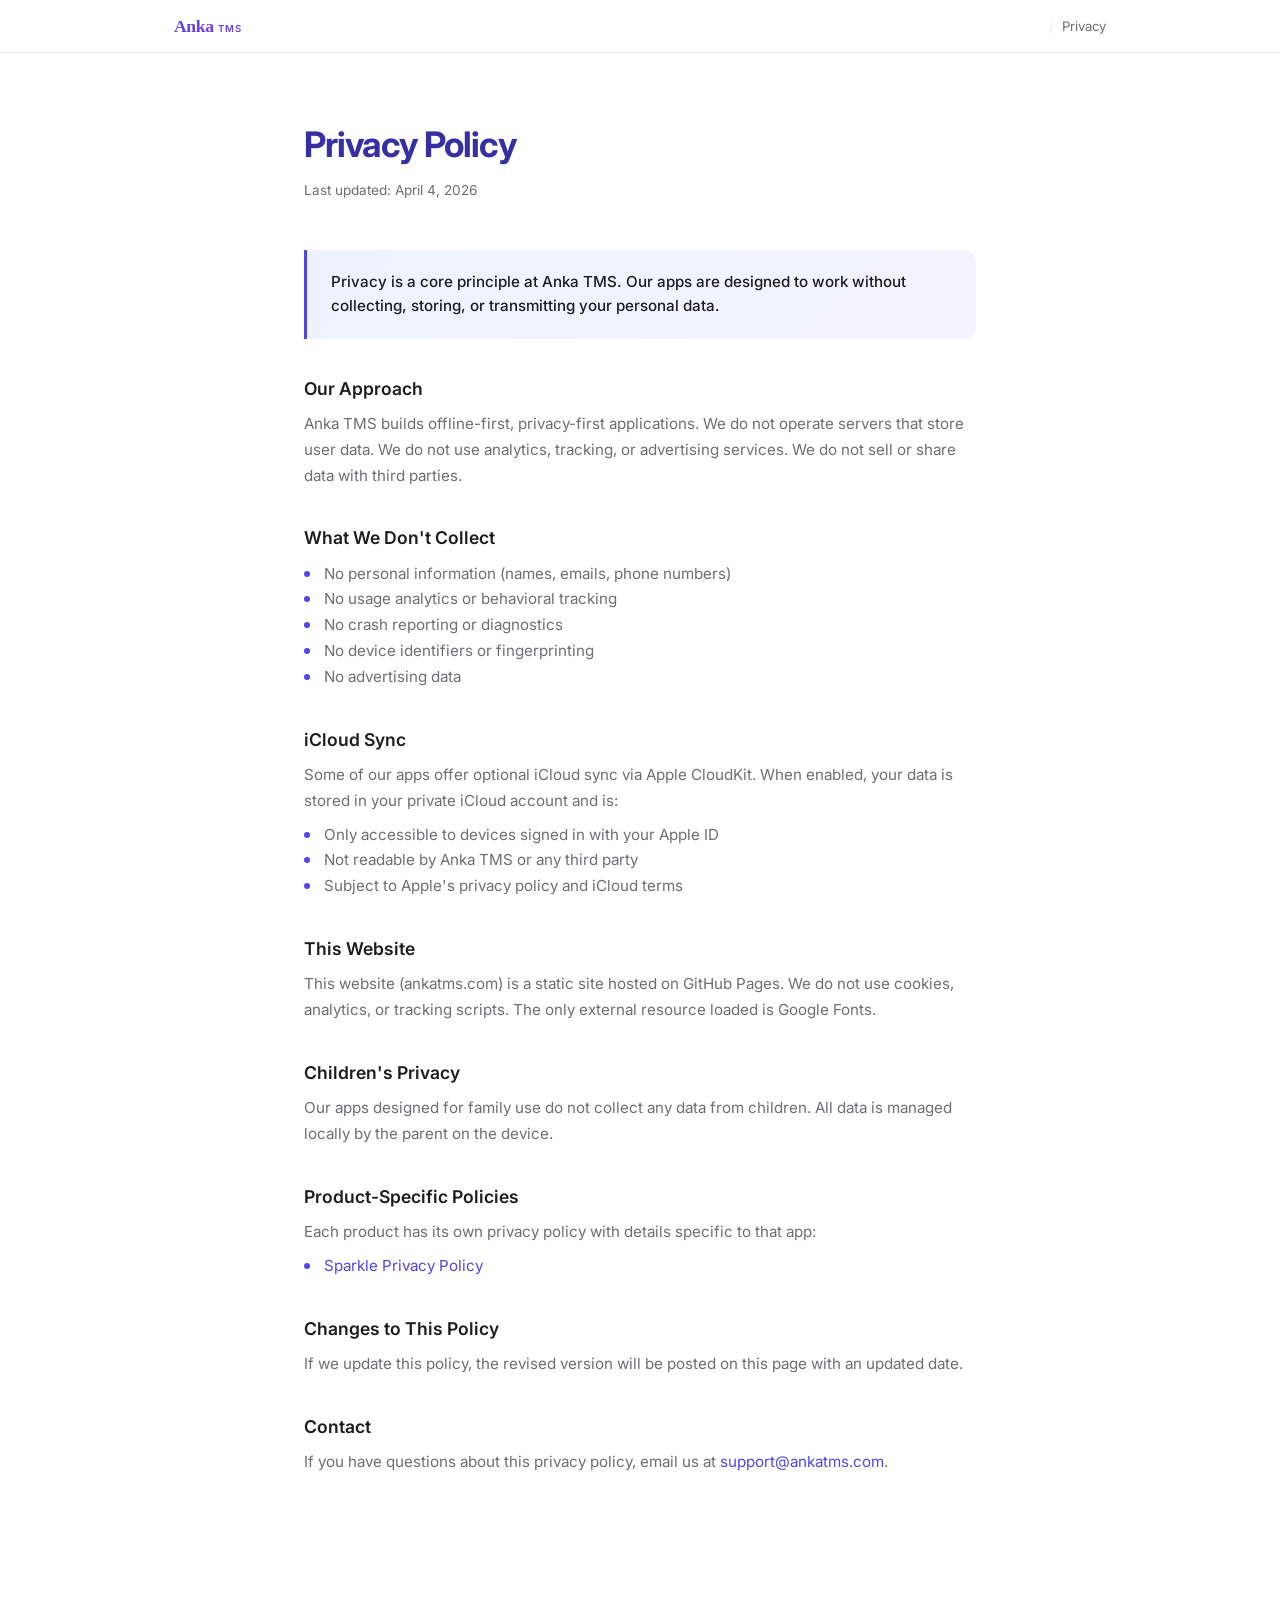
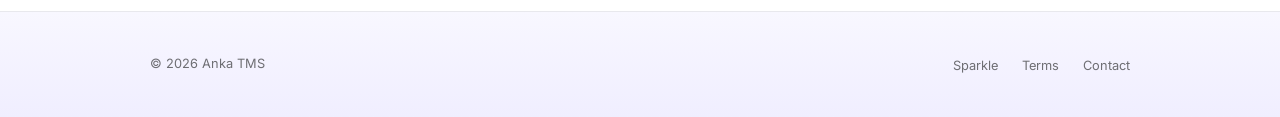
<file: privacy/index.html>
<!DOCTYPE html>
<html lang="en">
<head>
    <meta charset="UTF-8">
    <meta name="viewport" content="width=device-width, initial-scale=1.0">
    <title>Privacy Policy — Anka TMS</title>
    <meta name="description" content="Anka TMS privacy policy. We build privacy-first apps that collect no data.">
    <meta property="og:title" content="Privacy Policy — Anka TMS">
    <meta property="og:description" content="Anka TMS privacy policy. We build privacy-first apps that collect no data.">
    <meta property="og:url" content="https://ankatms.com/privacy">
    <meta name="twitter:card" content="summary">
    <link rel="icon" type="image/png" href="/assets/images/favicon-32.png" sizes="32x32">
    <link rel="apple-touch-icon" href="/assets/images/apple-touch-icon.png">
    <link rel="preconnect" href="https://fonts.googleapis.com">
    <link rel="preconnect" href="https://fonts.gstatic.com" crossorigin>
    <link href="https://fonts.googleapis.com/css2?family=Inter:wght@400;500;600;700&display=swap" rel="stylesheet">
    <link rel="stylesheet" href="/assets/css/shared.css">
</head>
<body>

    <nav>
        <div class="nav-inner">
            <a href="/" class="logo"><span style="font-family:var(--font-display);font-size:1.1rem;font-weight:700;letter-spacing:-0.02em;">Anka</span> <span style="font-size:0.6rem;font-weight:600;letter-spacing:0.12em;text-transform:uppercase;color:var(--color-text-secondary);">TMS</span></a>
            <span class="breadcrumb"><span>/</span>Privacy</span>
        </div>
    </nav>

    <main class="page-content">
        <div class="page-header">
            <h1>Privacy Policy</h1>
            <p class="updated">Last updated: April 4, 2026</p>
        </div>

        <div class="highlight-box">
            <p>Privacy is a core principle at Anka TMS. Our apps are designed to work without collecting, storing, or transmitting your personal data.</p>
        </div>

        <div class="page-section">
            <h2>Our Approach</h2>
            <p>Anka TMS builds offline-first, privacy-first applications. We do not operate servers that store user data. We do not use analytics, tracking, or advertising services. We do not sell or share data with third parties.</p>
        </div>

        <div class="page-section">
            <h2>What We Don't Collect</h2>
            <ul>
                <li>No personal information (names, emails, phone numbers)</li>
                <li>No usage analytics or behavioral tracking</li>
                <li>No crash reporting or diagnostics</li>
                <li>No device identifiers or fingerprinting</li>
                <li>No advertising data</li>
            </ul>
        </div>

        <div class="page-section">
            <h2>iCloud Sync</h2>
            <p>Some of our apps offer optional iCloud sync via Apple CloudKit. When enabled, your data is stored in your private iCloud account and is:</p>
            <ul>
                <li>Only accessible to devices signed in with your Apple ID</li>
                <li>Not readable by Anka TMS or any third party</li>
                <li>Subject to Apple's privacy policy and iCloud terms</li>
            </ul>
        </div>

        <div class="page-section">
            <h2>This Website</h2>
            <p>This website (ankatms.com) is a static site hosted on GitHub Pages. We do not use cookies, analytics, or tracking scripts. The only external resource loaded is Google Fonts.</p>
        </div>

        <div class="page-section">
            <h2>Children's Privacy</h2>
            <p>Our apps designed for family use do not collect any data from children. All data is managed locally by the parent on the device.</p>
        </div>

        <div class="page-section">
            <h2>Product-Specific Policies</h2>
            <p>Each product has its own privacy policy with details specific to that app:</p>
            <ul>
                <li><a href="/sparkle/privacy">Sparkle Privacy Policy</a></li>
            </ul>
        </div>

        <div class="page-section">
            <h2>Changes to This Policy</h2>
            <p>If we update this policy, the revised version will be posted on this page with an updated date.</p>
        </div>

        <div class="page-section">
            <h2>Contact</h2>
            <p>If you have questions about this privacy policy, email us at <a href="mailto:support@ankatms.com">support@ankatms.com</a>.</p>
        </div>
    </main>

    <footer>
        <div class="footer-inner">
            <p class="footer-copy">&copy; 2026 Anka TMS</p>
            <ul class="footer-links">
                <li><a href="/sparkle">Sparkle</a></li>
                <li><a href="/terms">Terms</a></li>
                <li><a href="mailto:support@ankatms.com">Contact</a></li>
            </ul>
        </div>
    </footer>

</body>
</html>
</file>
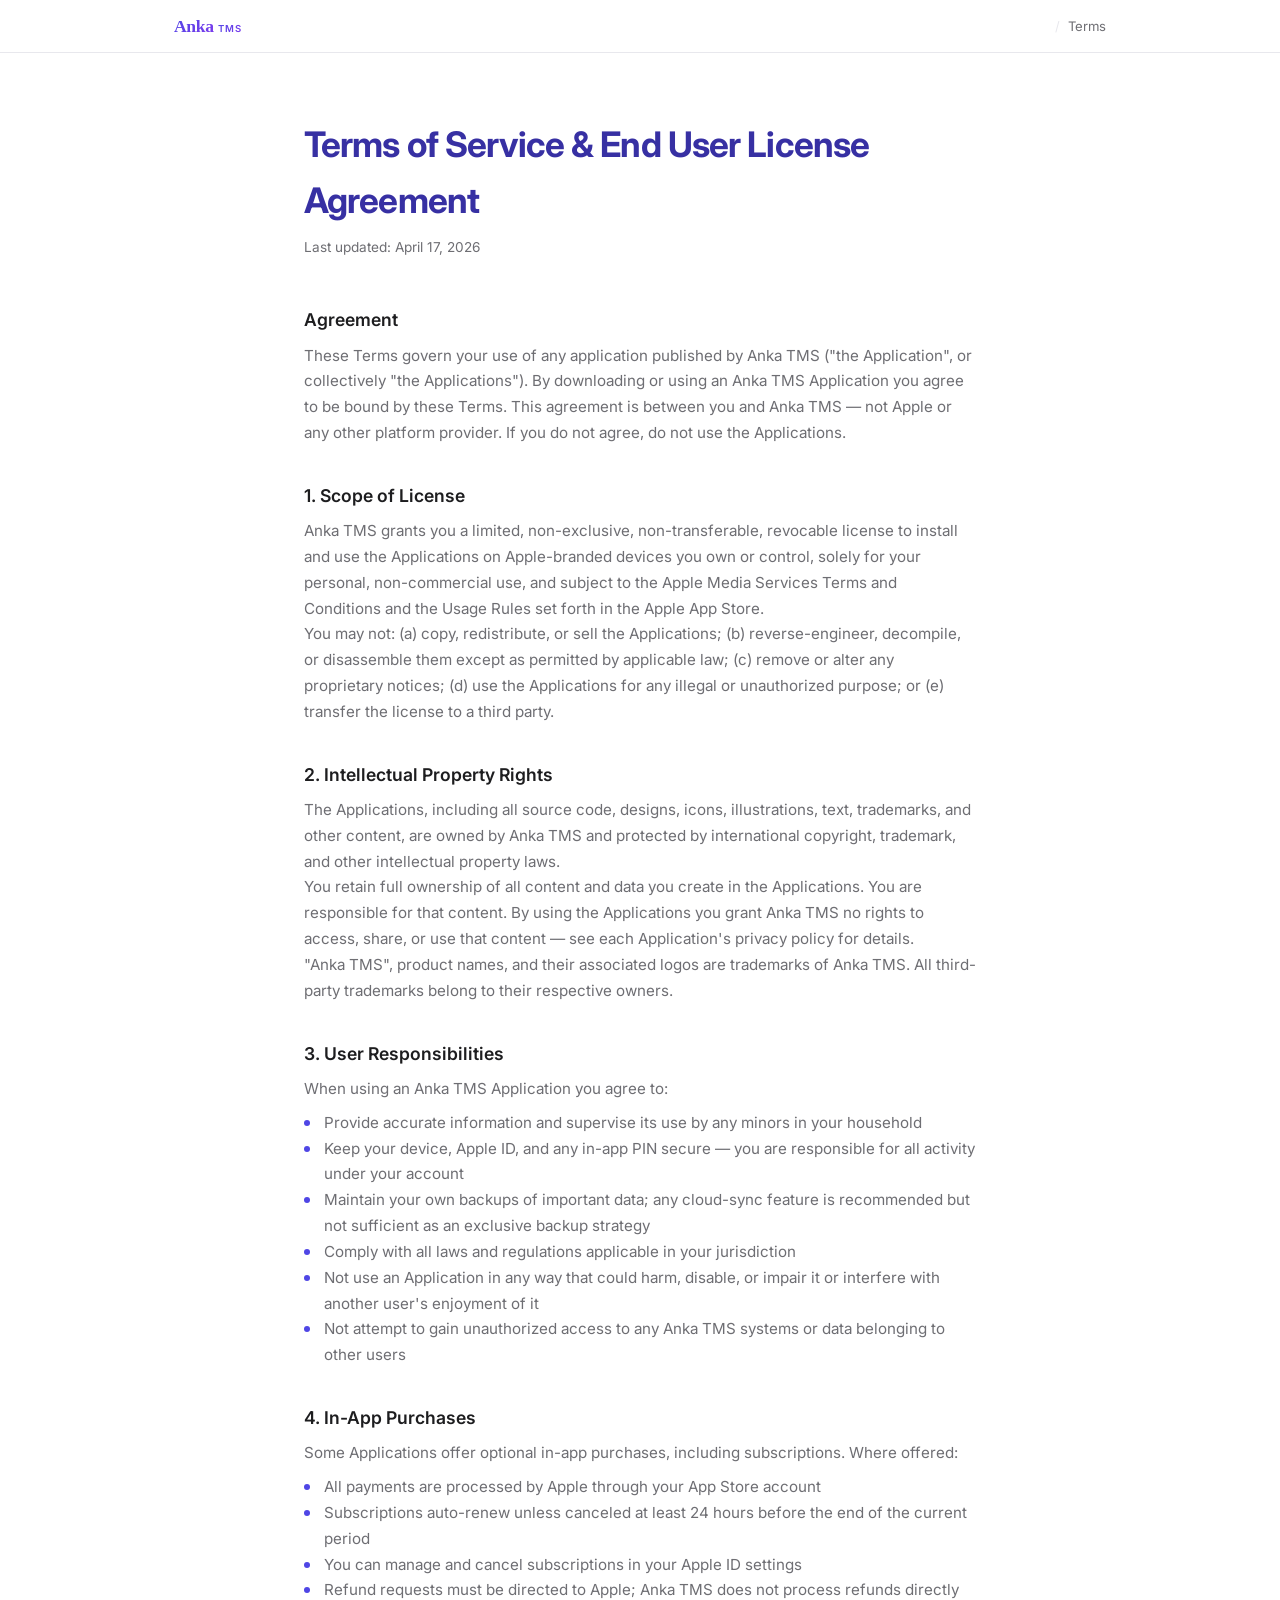
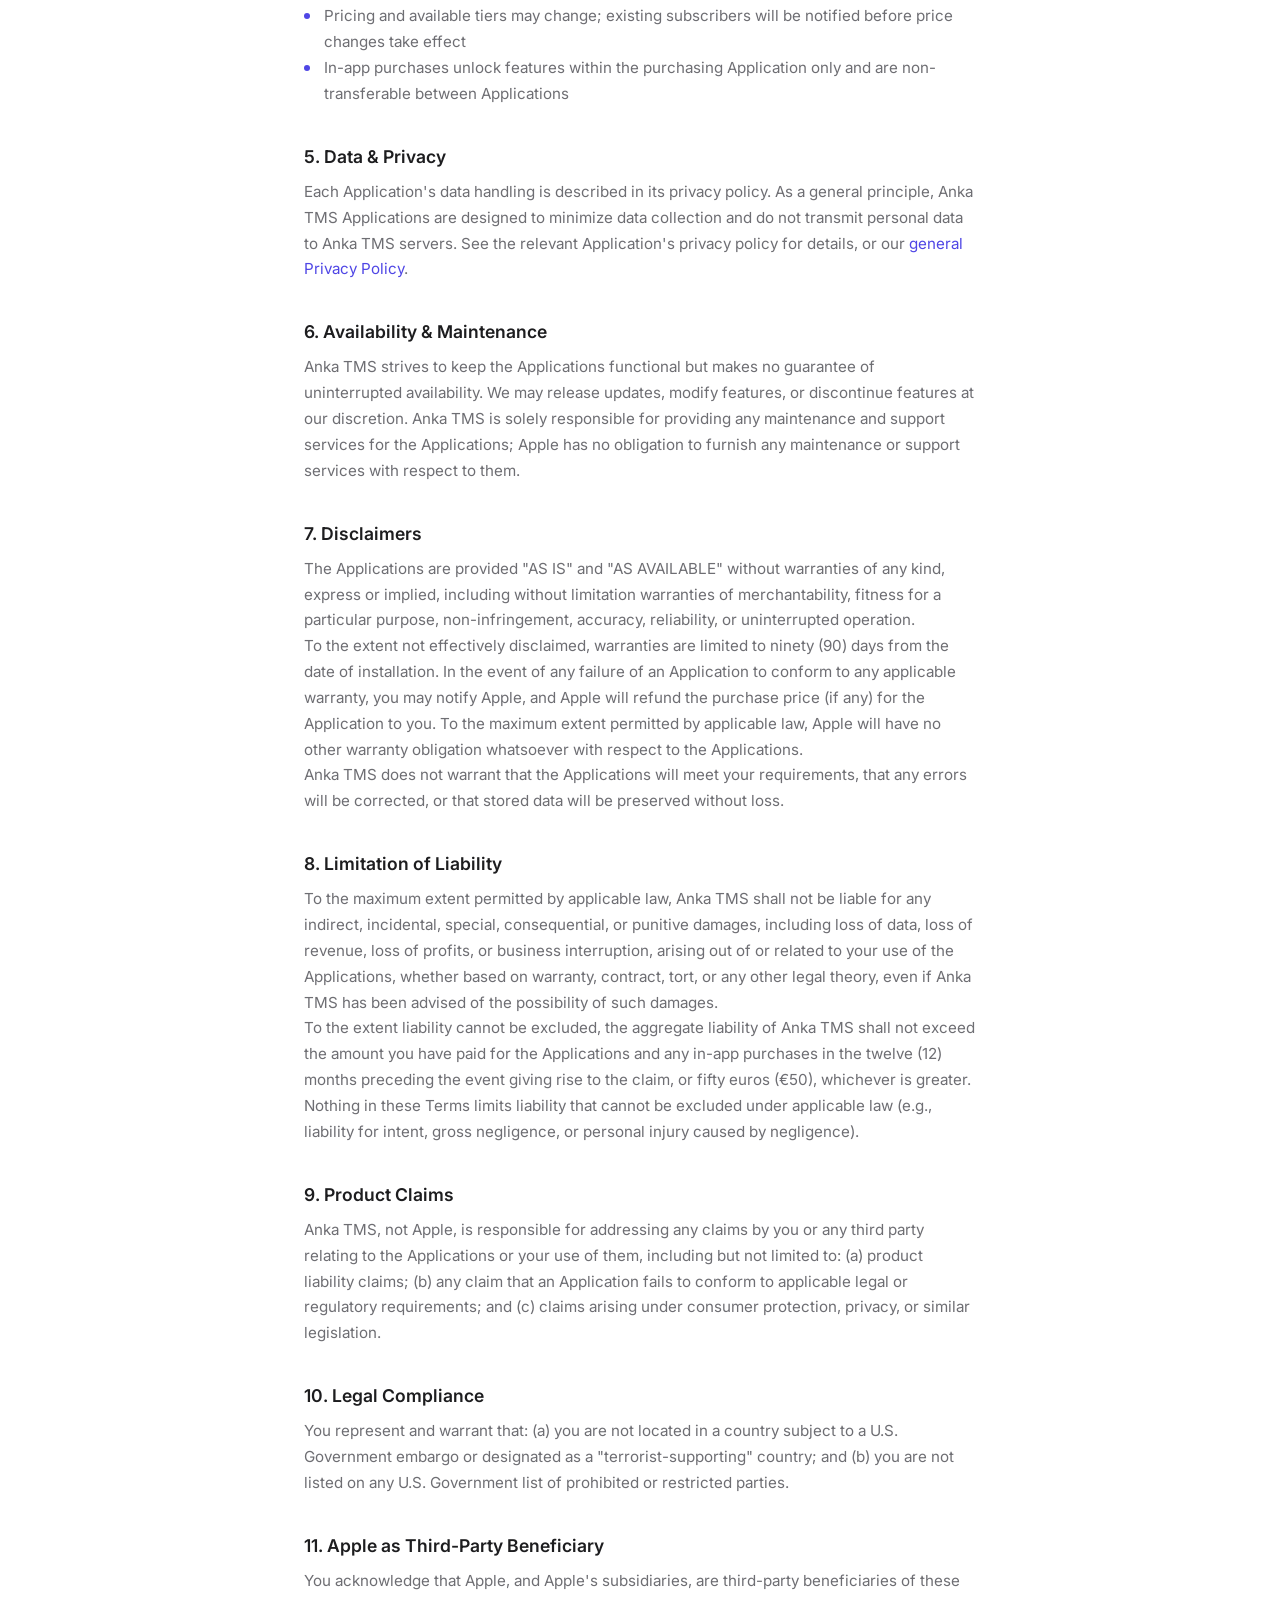
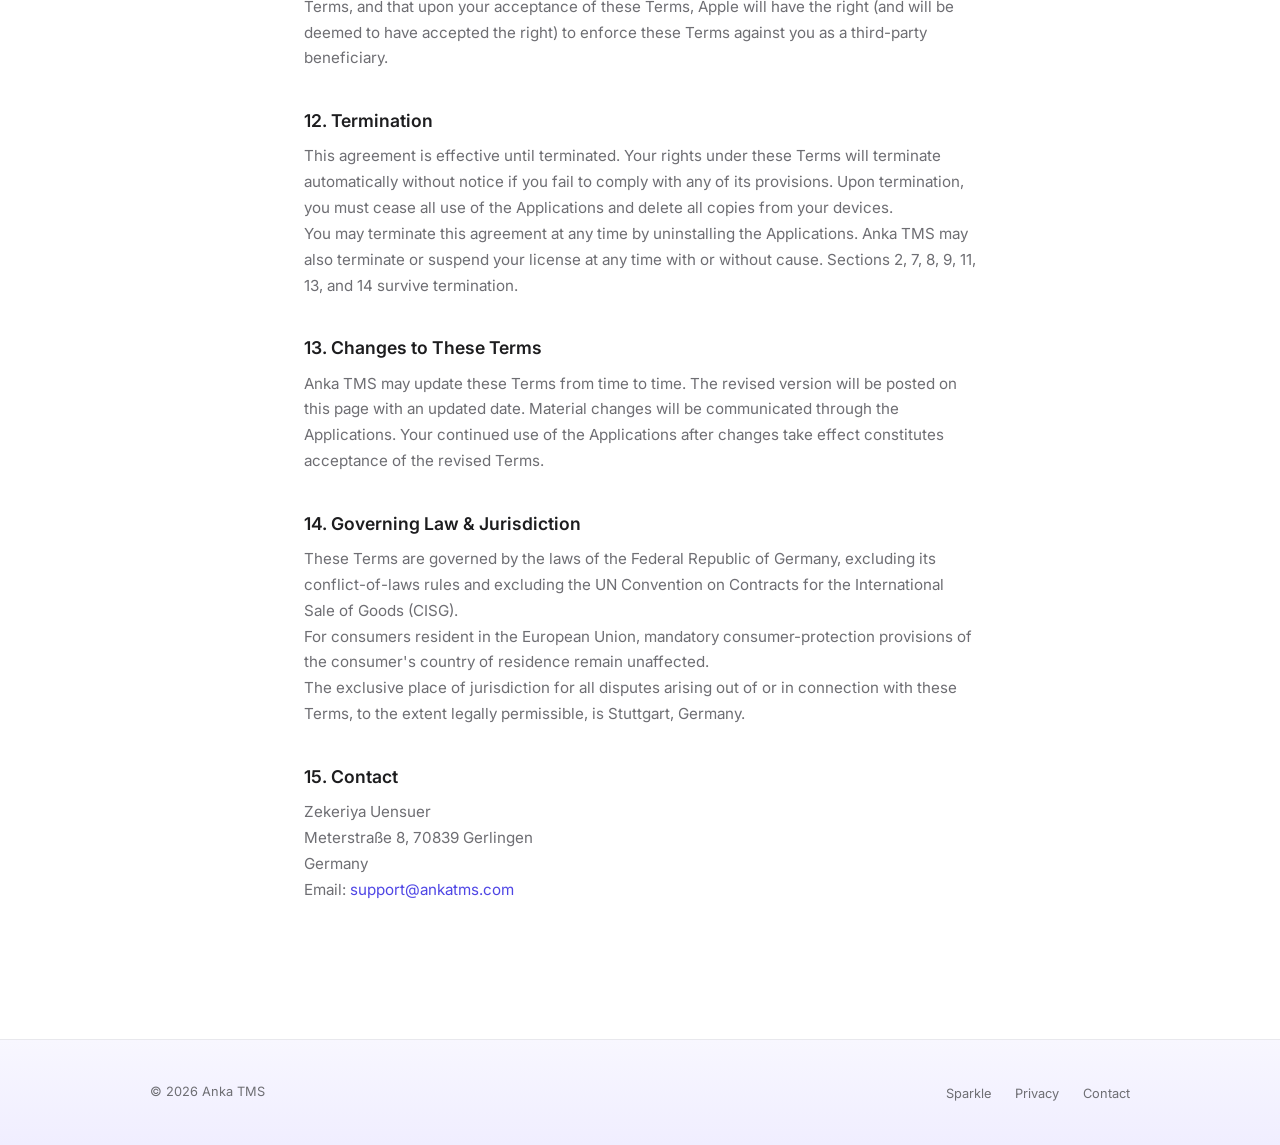
<file: terms/index.html>
<!DOCTYPE html>
<html lang="en">
<head>
    <meta charset="UTF-8">
    <meta name="viewport" content="width=device-width, initial-scale=1.0">
    <title>Terms of Service &amp; EULA — Anka TMS</title>
    <meta name="description" content="Terms of Service and End User License Agreement for all Anka TMS applications.">
    <meta property="og:title" content="Terms of Service — Anka TMS">
    <meta property="og:description" content="Terms of Service and EULA for Anka TMS applications.">
    <meta property="og:url" content="https://ankatms.com/terms">
    <meta name="twitter:card" content="summary">
    <link rel="icon" type="image/png" href="/assets/images/favicon-32.png" sizes="32x32">
    <link rel="apple-touch-icon" href="/assets/images/apple-touch-icon.png">
    <link rel="preconnect" href="https://fonts.googleapis.com">
    <link rel="preconnect" href="https://fonts.gstatic.com" crossorigin>
    <link href="https://fonts.googleapis.com/css2?family=Inter:wght@400;500;600;700&display=swap" rel="stylesheet">
    <link rel="stylesheet" href="/assets/css/shared.css">
</head>
<body>

    <nav>
        <div class="nav-inner">
            <a href="/" class="logo"><span style="font-family:var(--font-display);font-size:1.1rem;font-weight:700;letter-spacing:-0.02em;">Anka</span> <span style="font-size:0.6rem;font-weight:600;letter-spacing:0.12em;text-transform:uppercase;color:var(--color-text-secondary);">TMS</span></a>
            <span class="breadcrumb"><span>/</span>Terms</span>
        </div>
    </nav>

    <main class="page-content">
        <div class="page-header">
            <h1>Terms of Service &amp; End User License Agreement</h1>
            <p class="updated">Last updated: April 17, 2026</p>
        </div>

        <div class="page-section">
            <h2>Agreement</h2>
            <p>These Terms govern your use of any application published by Anka TMS ("the Application", or collectively "the Applications"). By downloading or using an Anka TMS Application you agree to be bound by these Terms. This agreement is between you and Anka TMS &mdash; not Apple or any other platform provider. If you do not agree, do not use the Applications.</p>
        </div>

        <div class="page-section">
            <h2>1. Scope of License</h2>
            <p>Anka TMS grants you a limited, non-exclusive, non-transferable, revocable license to install and use the Applications on Apple-branded devices you own or control, solely for your personal, non-commercial use, and subject to the Apple Media Services Terms and Conditions and the Usage Rules set forth in the Apple App Store.</p>
            <p>You may not: (a) copy, redistribute, or sell the Applications; (b) reverse-engineer, decompile, or disassemble them except as permitted by applicable law; (c) remove or alter any proprietary notices; (d) use the Applications for any illegal or unauthorized purpose; or (e) transfer the license to a third party.</p>
        </div>

        <div class="page-section">
            <h2>2. Intellectual Property Rights</h2>
            <p>The Applications, including all source code, designs, icons, illustrations, text, trademarks, and other content, are owned by Anka TMS and protected by international copyright, trademark, and other intellectual property laws.</p>
            <p>You retain full ownership of all content and data you create in the Applications. You are responsible for that content. By using the Applications you grant Anka TMS no rights to access, share, or use that content &mdash; see each Application's privacy policy for details.</p>
            <p>"Anka TMS", product names, and their associated logos are trademarks of Anka TMS. All third-party trademarks belong to their respective owners.</p>
        </div>

        <div class="page-section">
            <h2>3. User Responsibilities</h2>
            <p>When using an Anka TMS Application you agree to:</p>
            <ul>
                <li>Provide accurate information and supervise its use by any minors in your household</li>
                <li>Keep your device, Apple ID, and any in-app PIN secure &mdash; you are responsible for all activity under your account</li>
                <li>Maintain your own backups of important data; any cloud-sync feature is recommended but not sufficient as an exclusive backup strategy</li>
                <li>Comply with all laws and regulations applicable in your jurisdiction</li>
                <li>Not use an Application in any way that could harm, disable, or impair it or interfere with another user's enjoyment of it</li>
                <li>Not attempt to gain unauthorized access to any Anka TMS systems or data belonging to other users</li>
            </ul>
        </div>

        <div class="page-section">
            <h2>4. In-App Purchases</h2>
            <p>Some Applications offer optional in-app purchases, including subscriptions. Where offered:</p>
            <ul>
                <li>All payments are processed by Apple through your App Store account</li>
                <li>Subscriptions auto-renew unless canceled at least 24 hours before the end of the current period</li>
                <li>You can manage and cancel subscriptions in your Apple ID settings</li>
                <li>Refund requests must be directed to Apple; Anka TMS does not process refunds directly</li>
                <li>Pricing and available tiers may change; existing subscribers will be notified before price changes take effect</li>
                <li>In-app purchases unlock features within the purchasing Application only and are non-transferable between Applications</li>
            </ul>
        </div>

        <div class="page-section">
            <h2>5. Data &amp; Privacy</h2>
            <p>Each Application's data handling is described in its privacy policy. As a general principle, Anka TMS Applications are designed to minimize data collection and do not transmit personal data to Anka TMS servers. See the relevant Application's privacy policy for details, or our <a href="/privacy">general Privacy Policy</a>.</p>
        </div>

        <div class="page-section">
            <h2>6. Availability &amp; Maintenance</h2>
            <p>Anka TMS strives to keep the Applications functional but makes no guarantee of uninterrupted availability. We may release updates, modify features, or discontinue features at our discretion. Anka TMS is solely responsible for providing any maintenance and support services for the Applications; Apple has no obligation to furnish any maintenance or support services with respect to them.</p>
        </div>

        <div class="page-section">
            <h2>7. Disclaimers</h2>
            <p>The Applications are provided "AS IS" and "AS AVAILABLE" without warranties of any kind, express or implied, including without limitation warranties of merchantability, fitness for a particular purpose, non-infringement, accuracy, reliability, or uninterrupted operation.</p>
            <p>To the extent not effectively disclaimed, warranties are limited to ninety (90) days from the date of installation. In the event of any failure of an Application to conform to any applicable warranty, you may notify Apple, and Apple will refund the purchase price (if any) for the Application to you. To the maximum extent permitted by applicable law, Apple will have no other warranty obligation whatsoever with respect to the Applications.</p>
            <p>Anka TMS does not warrant that the Applications will meet your requirements, that any errors will be corrected, or that stored data will be preserved without loss.</p>
        </div>

        <div class="page-section">
            <h2>8. Limitation of Liability</h2>
            <p>To the maximum extent permitted by applicable law, Anka TMS shall not be liable for any indirect, incidental, special, consequential, or punitive damages, including loss of data, loss of revenue, loss of profits, or business interruption, arising out of or related to your use of the Applications, whether based on warranty, contract, tort, or any other legal theory, even if Anka TMS has been advised of the possibility of such damages.</p>
            <p>To the extent liability cannot be excluded, the aggregate liability of Anka TMS shall not exceed the amount you have paid for the Applications and any in-app purchases in the twelve (12) months preceding the event giving rise to the claim, or fifty euros (€50), whichever is greater.</p>
            <p>Nothing in these Terms limits liability that cannot be excluded under applicable law (e.g., liability for intent, gross negligence, or personal injury caused by negligence).</p>
        </div>

        <div class="page-section">
            <h2>9. Product Claims</h2>
            <p>Anka TMS, not Apple, is responsible for addressing any claims by you or any third party relating to the Applications or your use of them, including but not limited to: (a) product liability claims; (b) any claim that an Application fails to conform to applicable legal or regulatory requirements; and (c) claims arising under consumer protection, privacy, or similar legislation.</p>
        </div>

        <div class="page-section">
            <h2>10. Legal Compliance</h2>
            <p>You represent and warrant that: (a) you are not located in a country subject to a U.S. Government embargo or designated as a "terrorist-supporting" country; and (b) you are not listed on any U.S. Government list of prohibited or restricted parties.</p>
        </div>

        <div class="page-section">
            <h2>11. Apple as Third-Party Beneficiary</h2>
            <p>You acknowledge that Apple, and Apple's subsidiaries, are third-party beneficiaries of these Terms, and that upon your acceptance of these Terms, Apple will have the right (and will be deemed to have accepted the right) to enforce these Terms against you as a third-party beneficiary.</p>
        </div>

        <div class="page-section">
            <h2>12. Termination</h2>
            <p>This agreement is effective until terminated. Your rights under these Terms will terminate automatically without notice if you fail to comply with any of its provisions. Upon termination, you must cease all use of the Applications and delete all copies from your devices.</p>
            <p>You may terminate this agreement at any time by uninstalling the Applications. Anka TMS may also terminate or suspend your license at any time with or without cause. Sections 2, 7, 8, 9, 11, 13, and 14 survive termination.</p>
        </div>

        <div class="page-section">
            <h2>13. Changes to These Terms</h2>
            <p>Anka TMS may update these Terms from time to time. The revised version will be posted on this page with an updated date. Material changes will be communicated through the Applications. Your continued use of the Applications after changes take effect constitutes acceptance of the revised Terms.</p>
        </div>

        <div class="page-section">
            <h2>14. Governing Law &amp; Jurisdiction</h2>
            <p>These Terms are governed by the laws of the Federal Republic of Germany, excluding its conflict-of-laws rules and excluding the UN Convention on Contracts for the International Sale of Goods (CISG).</p>
            <p>For consumers resident in the European Union, mandatory consumer-protection provisions of the consumer's country of residence remain unaffected.</p>
            <p>The exclusive place of jurisdiction for all disputes arising out of or in connection with these Terms, to the extent legally permissible, is Stuttgart, Germany.</p>
        </div>

        <div class="page-section">
            <h2>15. Contact</h2>
            <p>Zekeriya Uensuer<br>
            Meterstraße 8, 70839 Gerlingen<br>
            Germany<br>
            Email: <a href="mailto:support@ankatms.com">support@ankatms.com</a></p>
        </div>
    </main>

    <footer>
        <div class="footer-inner">
            <p class="footer-copy">&copy; 2026 Anka TMS</p>
            <ul class="footer-links">
                <li><a href="/sparkle">Sparkle</a></li>
                <li><a href="/privacy">Privacy</a></li>
                <li><a href="mailto:support@ankatms.com">Contact</a></li>
            </ul>
        </div>
    </footer>

</body>
</html>
</file>
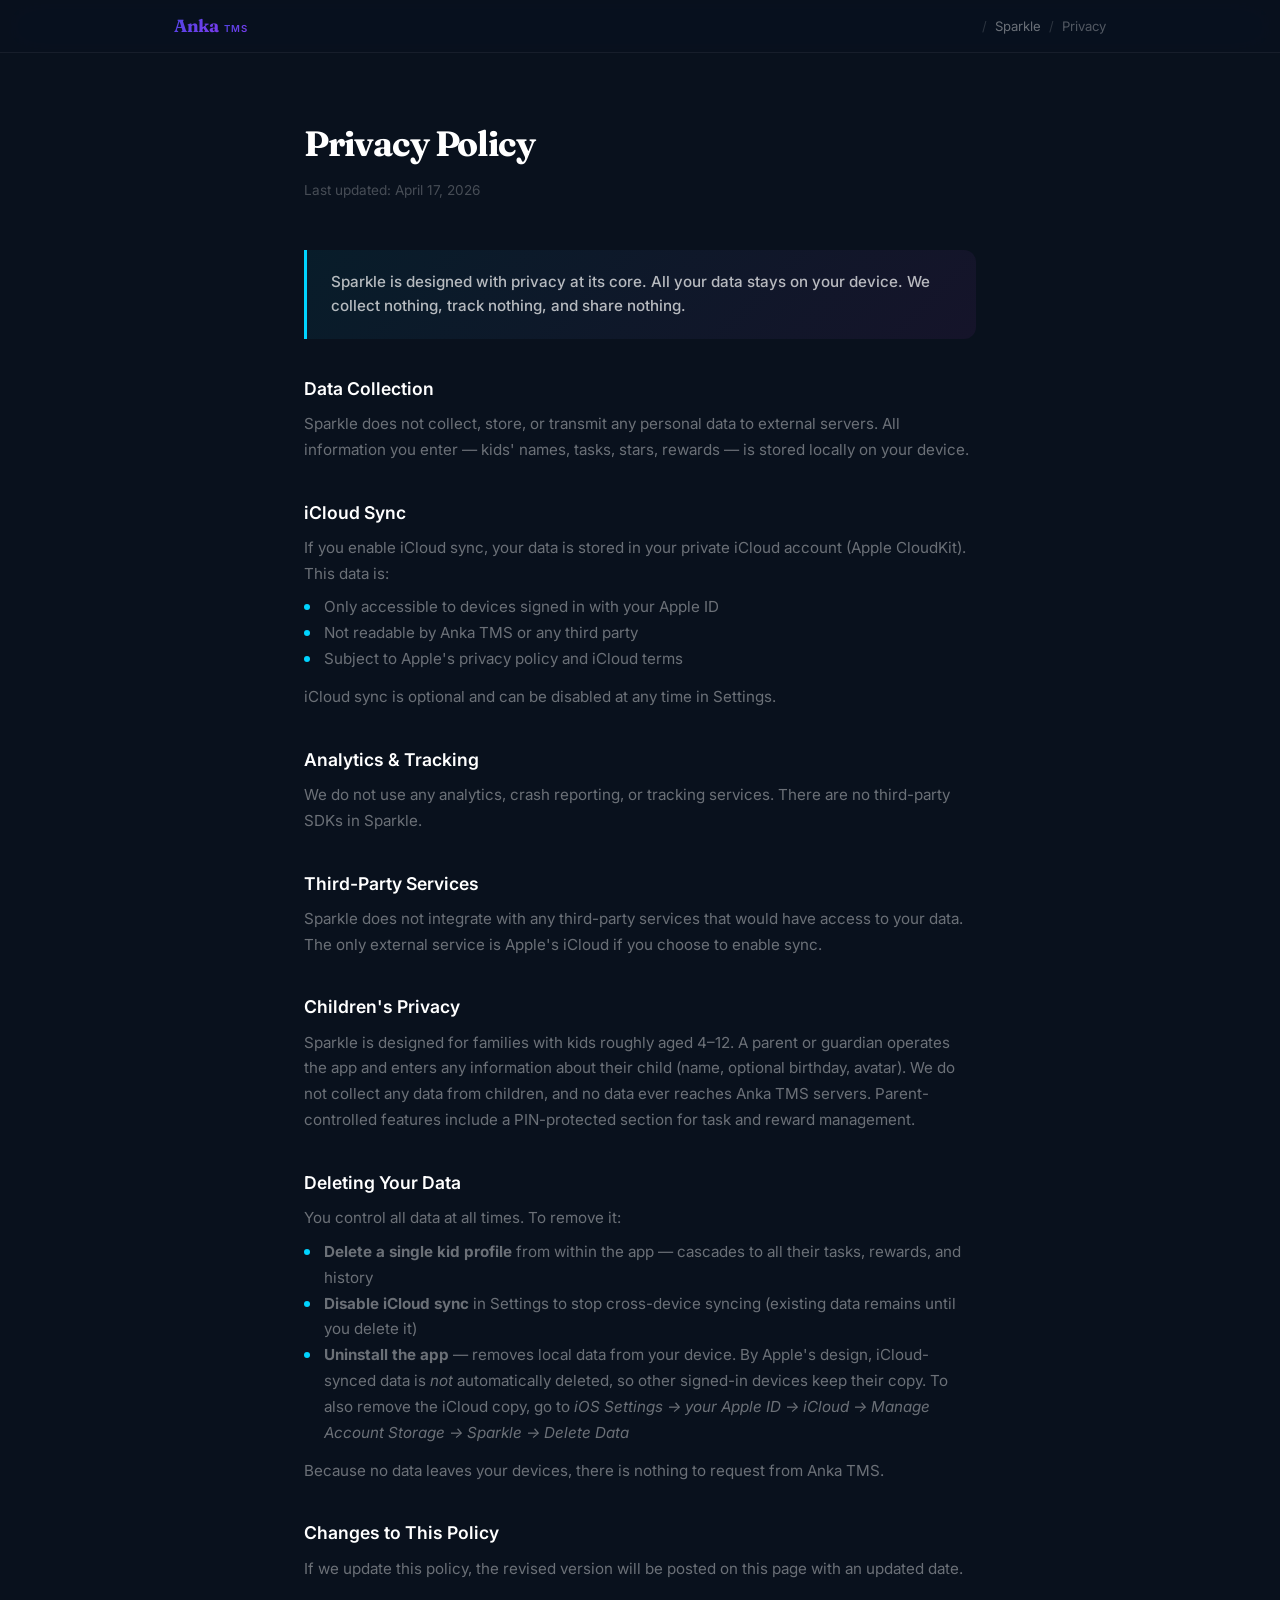
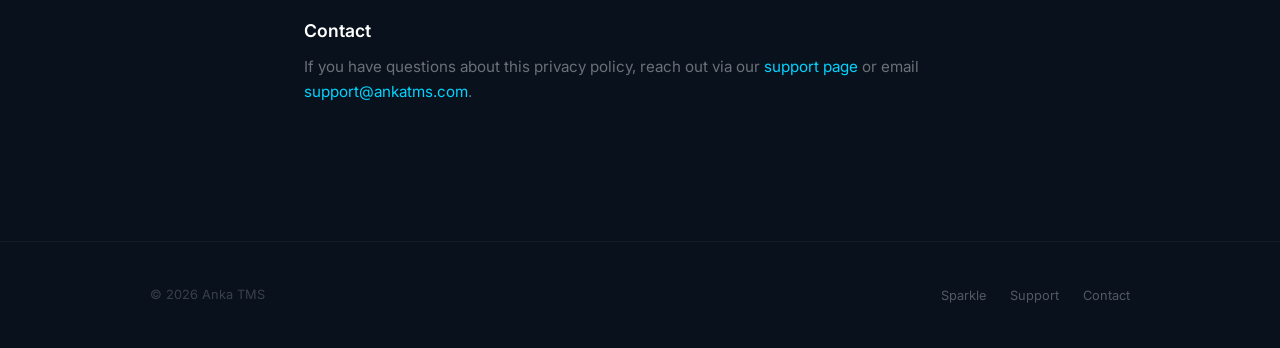
<file: sparkle/privacy/index.html>
<!DOCTYPE html>
<html lang="en">
<head>
    <meta charset="UTF-8">
    <meta name="viewport" content="width=device-width, initial-scale=1.0">
    <title>Privacy Policy — Sparkle</title>
    <meta name="description" content="Sparkle privacy policy. We collect no data. Everything stays on your device.">
    <meta property="og:title" content="Privacy Policy — Sparkle">
    <meta property="og:description" content="Sparkle collects no data. Everything stays on your device.">
    <meta property="og:url" content="https://ankatms.com/sparkle/privacy">
    <meta name="twitter:card" content="summary">
    <link rel="icon" type="image/png" href="/assets/images/favicon-32.png" sizes="32x32">
    <link rel="apple-touch-icon" href="/assets/images/apple-touch-icon.png">
    <link rel="preconnect" href="https://fonts.googleapis.com">
    <link rel="preconnect" href="https://fonts.gstatic.com" crossorigin>
    <link href="https://fonts.googleapis.com/css2?family=Inter:wght@400;500;600;700&family=Fraunces:opsz,wght@9..144,400;9..144,600;9..144,700&display=swap" rel="stylesheet">
    <link rel="stylesheet" href="/assets/css/shared.css">
    <style>
        body { background: #09111D; color: rgba(255,255,255,0.8); }

        /* Dark nav */
        nav { background: rgba(9,17,29,0.8); border-bottom-color: rgba(255,255,255,0.06); }
        .logo { display: flex; align-items: baseline; gap: 5px; }
        .logo .logo-word { font-family: var(--font-display); font-size: 1.1rem; font-weight: 700; color: #fff; letter-spacing: -0.02em; }
        .logo .logo-tms { font-size: 0.6rem; font-weight: 600; letter-spacing: 0.12em; text-transform: uppercase; color: rgba(255,255,255,0.3); }
        .breadcrumb { color: rgba(255,255,255,0.3) !important; }
        .breadcrumb span { color: rgba(255,255,255,0.15) !important; }
        .breadcrumb a { color: rgba(255,255,255,0.4) !important; }
        .breadcrumb a:hover { color: rgba(255,255,255,0.7) !important; }

        /* Page content */
        .page-content { max-width: 720px; margin: 0 auto; padding: 116px 24px 100px; }
        .page-header { margin-bottom: 48px; }
        .page-header h1 {
            font-family: var(--font-display);
            font-size: clamp(1.6rem, 3vw, 2.2rem);
            font-weight: 700; letter-spacing: -0.03em;
            color: #fff; margin-bottom: 8px;
        }
        .page-header .updated { font-size: 0.85rem; color: rgba(255,255,255,0.25); }
        .page-header p { font-size: 1.05rem; color: rgba(255,255,255,0.4); }

        .highlight-box {
            background: linear-gradient(135deg, rgba(0,212,255,0.06), rgba(224,64,251,0.06));
            border-left: 3px solid var(--sparkle-cyan);
            border-radius: 0 12px 12px 0;
            padding: 20px 24px; margin-bottom: 36px;
        }
        .highlight-box p { font-size: 0.95rem; color: rgba(255,255,255,0.7); font-weight: 500; }

        .page-section { margin-bottom: 36px; }
        .page-section h2 { font-size: 1.1rem; font-weight: 600; color: #fff; margin-bottom: 8px; }
        .page-section p { font-size: 0.95rem; color: rgba(255,255,255,0.4); line-height: 1.7; }
        .page-section a { color: var(--sparkle-cyan); text-decoration: none; }
        .page-section a:hover { text-decoration: underline; }
        .page-section ul { list-style: none; padding: 0; margin-top: 8px; }
        .page-section li { font-size: 0.95rem; color: rgba(255,255,255,0.4); line-height: 1.7; padding-left: 20px; position: relative; }
        .page-section li::before { content: ''; position: absolute; left: 0; top: 10px; width: 6px; height: 6px; border-radius: 50%; background: var(--sparkle-cyan); }

        /* Footer */
        footer { background: #09111D !important; border-top: 1px solid rgba(255,255,255,0.04); }
        .footer-copy { color: rgba(255,255,255,0.2) !important; }
        .footer-links a { color: rgba(255,255,255,0.3) !important; }
        .footer-links a:hover { color: rgba(255,255,255,0.6) !important; }

        @media (max-width: 600px) {
            .page-content { padding: 100px 20px 80px; }
        }
    </style>
</head>
<body>

    <nav>
        <div class="nav-inner">
            <a href="/" class="logo"><span class="logo-word">Anka</span> <span class="logo-tms">TMS</span></a>
            <span class="breadcrumb"><span>/</span><a href="/sparkle">Sparkle</a><span>/</span>Privacy</span>
        </div>
    </nav>

    <main class="page-content">
        <div class="page-header">
            <h1>Privacy Policy</h1>
            <p class="updated">Last updated: April 17, 2026</p>
        </div>

        <div class="highlight-box">
            <p>Sparkle is designed with privacy at its core. All your data stays on your device. We collect nothing, track nothing, and share nothing.</p>
        </div>

        <div class="page-section">
            <h2>Data Collection</h2>
            <p>Sparkle does not collect, store, or transmit any personal data to external servers. All information you enter &mdash; kids' names, tasks, stars, rewards &mdash; is stored locally on your device.</p>
        </div>

        <div class="page-section">
            <h2>iCloud Sync</h2>
            <p>If you enable iCloud sync, your data is stored in your private iCloud account (Apple CloudKit). This data is:</p>
            <ul>
                <li>Only accessible to devices signed in with your Apple ID</li>
                <li>Not readable by Anka TMS or any third party</li>
                <li>Subject to Apple's privacy policy and iCloud terms</li>
            </ul>
            <p style="margin-top: 12px;">iCloud sync is optional and can be disabled at any time in Settings.</p>
        </div>

        <div class="page-section">
            <h2>Analytics &amp; Tracking</h2>
            <p>We do not use any analytics, crash reporting, or tracking services. There are no third-party SDKs in Sparkle.</p>
        </div>

        <div class="page-section">
            <h2>Third-Party Services</h2>
            <p>Sparkle does not integrate with any third-party services that would have access to your data. The only external service is Apple's iCloud if you choose to enable sync.</p>
        </div>

        <div class="page-section">
            <h2>Children's Privacy</h2>
            <p>Sparkle is designed for families with kids roughly aged 4&ndash;12. A parent or guardian operates the app and enters any information about their child (name, optional birthday, avatar). We do not collect any data from children, and no data ever reaches Anka TMS servers. Parent-controlled features include a PIN-protected section for task and reward management.</p>
        </div>

        <div class="page-section">
            <h2>Deleting Your Data</h2>
            <p>You control all data at all times. To remove it:</p>
            <ul>
                <li><strong>Delete a single kid profile</strong> from within the app &mdash; cascades to all their tasks, rewards, and history</li>
                <li><strong>Disable iCloud sync</strong> in Settings to stop cross-device syncing (existing data remains until you delete it)</li>
                <li><strong>Uninstall the app</strong> &mdash; removes local data from your device. By Apple's design, iCloud-synced data is <em>not</em> automatically deleted, so other signed-in devices keep their copy. To also remove the iCloud copy, go to <em>iOS Settings &rarr; your Apple&nbsp;ID &rarr; iCloud &rarr; Manage Account Storage &rarr; Sparkle &rarr; Delete Data</em></li>
            </ul>
            <p style="margin-top: 12px;">Because no data leaves your devices, there is nothing to request from Anka TMS.</p>
        </div>

        <div class="page-section">
            <h2>Changes to This Policy</h2>
            <p>If we update this policy, the revised version will be posted on this page with an updated date.</p>
        </div>

        <div class="page-section">
            <h2>Contact</h2>
            <p>If you have questions about this privacy policy, reach out via our <a href="/sparkle/support">support page</a> or email <a href="mailto:support@ankatms.com">support@ankatms.com</a>.</p>
        </div>
    </main>

    <footer>
        <div class="footer-inner">
            <p class="footer-copy">&copy; 2026 Anka TMS</p>
            <ul class="footer-links">
                <li><a href="/sparkle">Sparkle</a></li>
                <li><a href="/sparkle/support">Support</a></li>
                <li><a href="mailto:support@ankatms.com">Contact</a></li>
            </ul>
        </div>
    </footer>

</body>
</html>
</file>
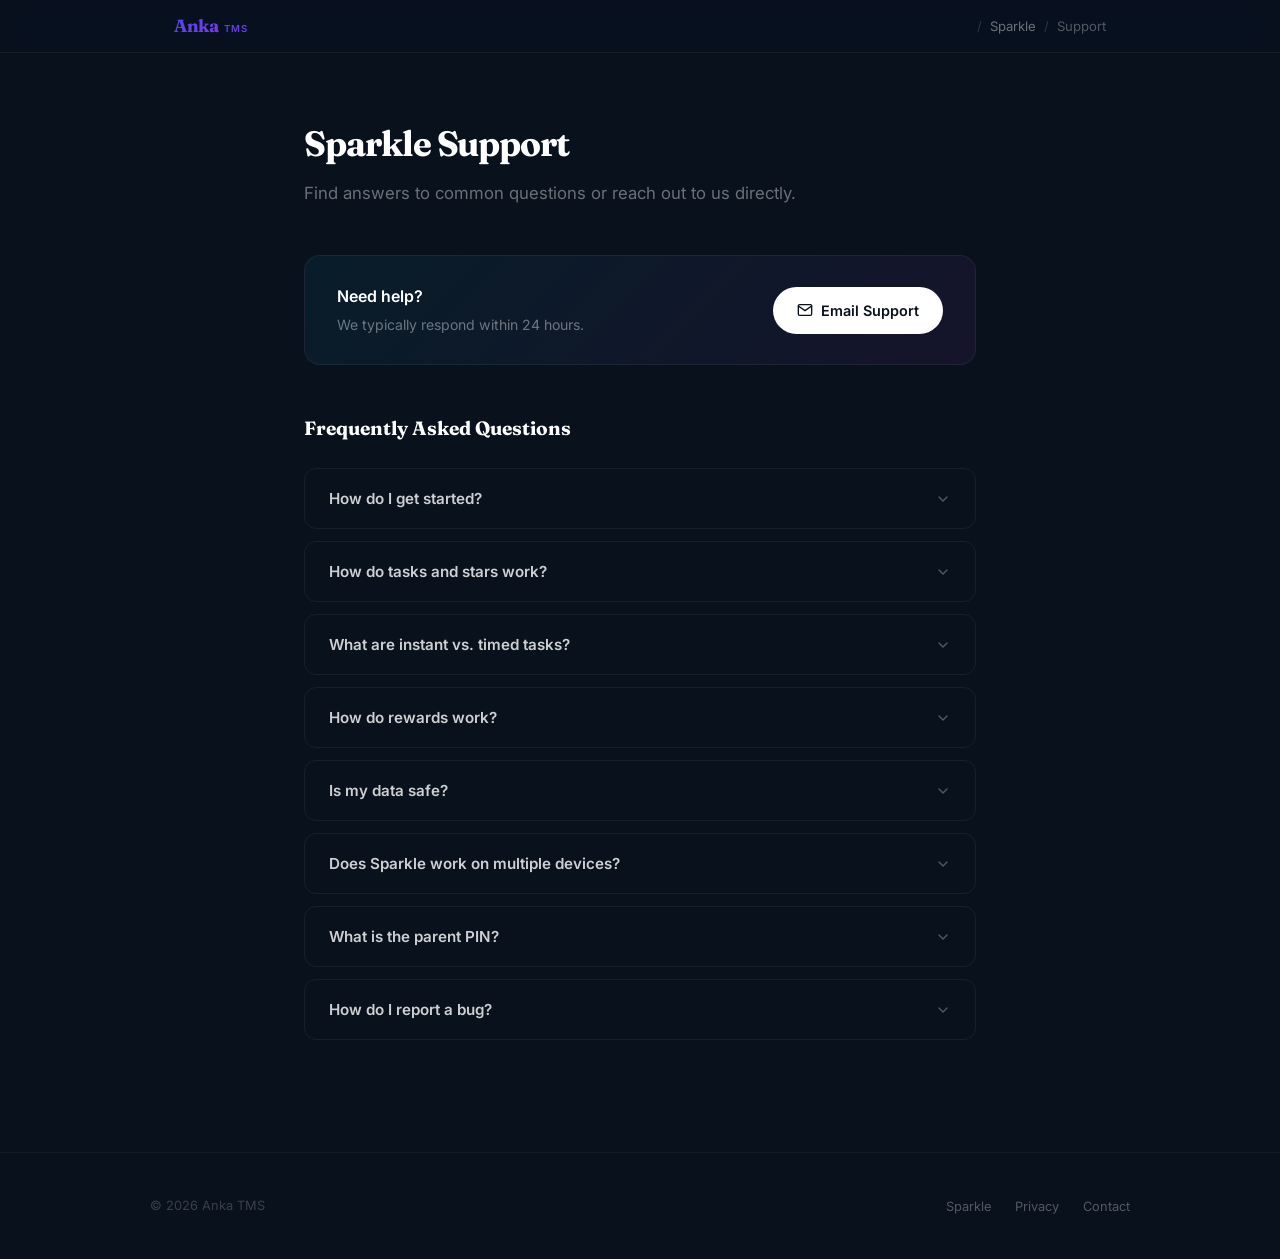
<file: sparkle/support/index.html>
<!DOCTYPE html>
<html lang="en">
<head>
    <meta charset="UTF-8">
    <meta name="viewport" content="width=device-width, initial-scale=1.0">
    <title>Support — Sparkle</title>
    <meta name="description" content="Get help with Sparkle. FAQ, troubleshooting, and contact information.">
    <meta property="og:title" content="Support — Sparkle">
    <meta property="og:description" content="Find answers to common questions or reach out to us directly.">
    <meta property="og:url" content="https://ankatms.com/sparkle/support">
    <meta name="twitter:card" content="summary">
    <link rel="icon" type="image/png" href="/assets/images/favicon-32.png" sizes="32x32">
    <link rel="apple-touch-icon" href="/assets/images/apple-touch-icon.png">
    <link rel="preconnect" href="https://fonts.googleapis.com">
    <link rel="preconnect" href="https://fonts.gstatic.com" crossorigin>
    <link href="https://fonts.googleapis.com/css2?family=Inter:wght@400;500;600;700&family=Fraunces:opsz,wght@9..144,400;9..144,600;9..144,700&display=swap" rel="stylesheet">
    <link rel="stylesheet" href="/assets/css/shared.css">
    <style>
        body { background: #09111D; color: rgba(255,255,255,0.8); }

        /* Dark nav */
        nav { background: rgba(9,17,29,0.8); border-bottom-color: rgba(255,255,255,0.06); }
        .logo { display: flex; align-items: baseline; gap: 5px; }
        .logo .logo-word { font-family: var(--font-display); font-size: 1.1rem; font-weight: 700; color: #fff; letter-spacing: -0.02em; }
        .logo .logo-tms { font-size: 0.6rem; font-weight: 600; letter-spacing: 0.12em; text-transform: uppercase; color: rgba(255,255,255,0.3); }
        .breadcrumb { color: rgba(255,255,255,0.3) !important; }
        .breadcrumb span { color: rgba(255,255,255,0.15) !important; }
        .breadcrumb a { color: rgba(255,255,255,0.4) !important; }
        .breadcrumb a:hover { color: rgba(255,255,255,0.7) !important; }

        /* Page content */
        .page-content { max-width: 720px; margin: 0 auto; padding: 116px 24px 100px; }
        .page-header { margin-bottom: 48px; }
        .page-header h1 {
            font-family: var(--font-display);
            font-size: clamp(1.6rem, 3vw, 2.2rem);
            font-weight: 700; letter-spacing: -0.03em;
            color: #fff; margin-bottom: 8px;
        }
        .page-header p { font-size: 1.05rem; color: rgba(255,255,255,0.4); }

        /* Contact box */
        .contact-box {
            background: linear-gradient(135deg, rgba(0,212,255,0.06), rgba(224,64,251,0.06));
            border: 1px solid rgba(255,255,255,0.06);
            border-radius: 16px; padding: 28px 32px; margin-bottom: 48px;
            display: flex; align-items: center; justify-content: space-between; flex-wrap: wrap; gap: 16px;
        }
        .contact-box-text h3 { font-size: 1rem; font-weight: 600; color: #fff; margin-bottom: 4px; }
        .contact-box-text p { font-size: 0.88rem; color: rgba(255,255,255,0.4); }
        .btn-contact {
            padding: 12px 24px; font-size: 0.9rem; background: #fff; color: #09111D;
            border-radius: 980px; font-weight: 600; text-decoration: none;
            display: inline-flex; align-items: center; gap: 8px; transition: all 0.3s ease;
        }
        .btn-contact:hover { background: rgba(255,255,255,0.9); transform: translateY(-1px); box-shadow: 0 4px 20px rgba(255,255,255,0.1); }

        /* FAQ */
        .faq-section h2 {
            font-family: var(--font-display);
            font-size: 1.2rem; font-weight: 700; color: #fff; margin-bottom: 24px;
        }
        .faq-item {
            border: 1px solid rgba(255,255,255,0.06);
            border-radius: 12px; margin-bottom: 12px; overflow: hidden; transition: border-color 0.2s;
        }
        .faq-item:hover { border-color: rgba(0,212,255,0.2); }
        .faq-question {
            width: 100%; background: none; border: none; padding: 20px 24px;
            font-family: var(--font); font-size: 0.95rem; font-weight: 600;
            color: rgba(255,255,255,0.8); text-align: left; cursor: pointer;
            display: flex; justify-content: space-between; align-items: center; transition: background 0.2s;
        }
        .faq-question:hover { background: rgba(255,255,255,0.03); }
        .faq-question .chevron { transition: transform 0.3s ease; flex-shrink: 0; margin-left: 16px; color: rgba(255,255,255,0.3); }
        .faq-item.open .faq-question .chevron { transform: rotate(180deg); }
        .faq-answer { max-height: 0; overflow: hidden; transition: max-height 0.3s ease; }
        .faq-item.open .faq-answer { max-height: 300px; }
        .faq-answer-inner { padding: 0 24px 20px; font-size: 0.92rem; color: rgba(255,255,255,0.4); line-height: 1.7; }
        .faq-answer-inner a { color: var(--sparkle-cyan); text-decoration: none; }
        .faq-answer-inner a:hover { text-decoration: underline; }

        /* Footer */
        footer { background: #09111D !important; border-top: 1px solid rgba(255,255,255,0.04); }
        .footer-copy { color: rgba(255,255,255,0.2) !important; }
        .footer-links a { color: rgba(255,255,255,0.3) !important; }
        .footer-links a:hover { color: rgba(255,255,255,0.6) !important; }

        @media (max-width: 600px) {
            .contact-box { flex-direction: column; text-align: center; }
            .page-content { padding: 100px 20px 80px; }
        }
    </style>
</head>
<body>

    <nav>
        <div class="nav-inner">
            <a href="/" class="logo"><span class="logo-word">Anka</span> <span class="logo-tms">TMS</span></a>
            <span class="breadcrumb"><span>/</span><a href="/sparkle">Sparkle</a><span>/</span>Support</span>
        </div>
    </nav>

    <main class="page-content">
        <div class="page-header">
            <h1>Sparkle Support</h1>
            <p>Find answers to common questions or reach out to us directly.</p>
        </div>

        <div class="contact-box">
            <div class="contact-box-text">
                <h3>Need help?</h3>
                <p>We typically respond within 24 hours.</p>
            </div>
            <a href="mailto:support@ankatms.com" class="btn-contact">
                <svg width="16" height="16" viewBox="0 0 24 24" fill="none" stroke="currentColor" stroke-width="2" stroke-linecap="round" stroke-linejoin="round"><path d="M4 4h16c1.1 0 2 .9 2 2v12c0 1.1-.9 2-2 2H4c-1.1 0-2-.9-2-2V6c0-1.1.9-2 2-2z"/><polyline points="22,6 12,13 2,6"/></svg>
                Email Support
            </a>
        </div>

        <div class="faq-section">
            <h2>Frequently Asked Questions</h2>

            <div class="faq-item">
                <button class="faq-question">
                    How do I get started?
                    <svg class="chevron" width="16" height="16" viewBox="0 0 24 24" fill="none" stroke="currentColor" stroke-width="2" stroke-linecap="round" stroke-linejoin="round"><polyline points="6 9 12 15 18 9"/></svg>
                </button>
                <div class="faq-answer">
                    <div class="faq-answer-inner">Download Sparkle from the App Store. The app will guide you through a short onboarding where you add your first child and create tasks. No account or sign-up required.</div>
                </div>
            </div>

            <div class="faq-item">
                <button class="faq-question">
                    How do tasks and stars work?
                    <svg class="chevron" width="16" height="16" viewBox="0 0 24 24" fill="none" stroke="currentColor" stroke-width="2" stroke-linecap="round" stroke-linejoin="round"><polyline points="6 9 12 15 18 9"/></svg>
                </button>
                <div class="faq-answer">
                    <div class="faq-answer-inner">Parents create tasks and assign a star value. When a child completes a task, a parent approves it, and the stars are added to the child's balance. Stars can then be spent on rewards you define.</div>
                </div>
            </div>

            <div class="faq-item">
                <button class="faq-question">
                    What are instant vs. timed tasks?
                    <svg class="chevron" width="16" height="16" viewBox="0 0 24 24" fill="none" stroke="currentColor" stroke-width="2" stroke-linecap="round" stroke-linejoin="round"><polyline points="6 9 12 15 18 9"/></svg>
                </button>
                <div class="faq-answer">
                    <div class="faq-answer-inner">Instant tasks are completed with a single tap (e.g., "Make your bed"). Timed tasks include a built-in Pomodoro timer for focus sessions (e.g., "Read a book for 25 minutes").</div>
                </div>
            </div>

            <div class="faq-item">
                <button class="faq-question">
                    How do rewards work?
                    <svg class="chevron" width="16" height="16" viewBox="0 0 24 24" fill="none" stroke="currentColor" stroke-width="2" stroke-linecap="round" stroke-linejoin="round"><polyline points="6 9 12 15 18 9"/></svg>
                </button>
                <div class="faq-answer">
                    <div class="faq-answer-inner">Parents create rewards with a star cost (e.g., "Pizza Night" for 20 stars). Kids request rewards when they have enough stars, and parents approve the request. You can also create shared family rewards that kids contribute to together.</div>
                </div>
            </div>

            <div class="faq-item">
                <button class="faq-question">
                    Is my data safe?
                    <svg class="chevron" width="16" height="16" viewBox="0 0 24 24" fill="none" stroke="currentColor" stroke-width="2" stroke-linecap="round" stroke-linejoin="round"><polyline points="6 9 12 15 18 9"/></svg>
                </button>
                <div class="faq-answer">
                    <div class="faq-answer-inner">Yes. All data stays on your device by default. If you enable iCloud sync, data is stored in your private iCloud account and is not accessible to us. We use no analytics or tracking. See our <a href="/sparkle/privacy">privacy policy</a> for details.</div>
                </div>
            </div>

            <div class="faq-item">
                <button class="faq-question">
                    Does Sparkle work on multiple devices?
                    <svg class="chevron" width="16" height="16" viewBox="0 0 24 24" fill="none" stroke="currentColor" stroke-width="2" stroke-linecap="round" stroke-linejoin="round"><polyline points="6 9 12 15 18 9"/></svg>
                </button>
                <div class="faq-answer">
                    <div class="faq-answer-inner">Yes. With iCloud sync enabled, Sparkle syncs across all devices signed in with the same Apple ID. Changes sync automatically when a connection is available, and the app works fully offline.</div>
                </div>
            </div>

            <div class="faq-item">
                <button class="faq-question">
                    What is the parent PIN?
                    <svg class="chevron" width="16" height="16" viewBox="0 0 24 24" fill="none" stroke="currentColor" stroke-width="2" stroke-linecap="round" stroke-linejoin="round"><polyline points="6 9 12 15 18 9"/></svg>
                </button>
                <div class="faq-answer">
                    <div class="faq-answer-inner">The parent PIN protects access to the parent dashboard where you manage tasks, rewards, and approvals. This prevents children from modifying settings or approving their own tasks.</div>
                </div>
            </div>

            <div class="faq-item">
                <button class="faq-question">
                    How do I report a bug?
                    <svg class="chevron" width="16" height="16" viewBox="0 0 24 24" fill="none" stroke="currentColor" stroke-width="2" stroke-linecap="round" stroke-linejoin="round"><polyline points="6 9 12 15 18 9"/></svg>
                </button>
                <div class="faq-answer">
                    <div class="faq-answer-inner">Email us at <a href="mailto:support@ankatms.com">support@ankatms.com</a> with a description of the issue, what you expected to happen, and any steps to reproduce it. Include your iOS version and device model if possible.</div>
                </div>
            </div>
        </div>
    </main>

    <footer>
        <div class="footer-inner">
            <p class="footer-copy">&copy; 2026 Anka TMS</p>
            <ul class="footer-links">
                <li><a href="/sparkle">Sparkle</a></li>
                <li><a href="/sparkle/privacy">Privacy</a></li>
                <li><a href="mailto:support@ankatms.com">Contact</a></li>
            </ul>
        </div>
    </footer>

    <script>
        document.querySelectorAll('.faq-item').forEach(item => {
            item.querySelector('.faq-question').addEventListener('click', () => {
                const wasOpen = item.classList.contains('open');
                document.querySelectorAll('.faq-item').forEach(i => i.classList.remove('open'));
                if (!wasOpen) item.classList.add('open');
            });
        });
    </script>

</body>
</html>
</file>
<file: assets/css/shared.css>
/* ============================================
   Anka TMS — Shared Design System
   ============================================ */

*, *::before, *::after {
    margin: 0;
    padding: 0;
    box-sizing: border-box;
}

:root {
    --color-text: #1d1d1f;
    --color-text-secondary: #6e6e73;
    --color-bg: #ffffff;
    --color-border: #e8e8ed;
    --font: 'Inter', -apple-system, BlinkMacSystemFont, 'Segoe UI', Roboto, sans-serif;

    --indigo: #4f46e5;
    --indigo-dark: #3730a3;
    --indigo-deep: #1e1b4b;
    --violet: #7c3aed;
    --amber: #f59e0b;
    --amber-light: #fbbf24;
    --amber-warm: #fffbeb;
    --teal: #0d9488;
    --teal-light: #14b8a6;
    --cyan: #06b6d4;
    --rose: #f43f5e;
    --rose-light: #fb7185;

    /* Sparkle palette */
    --sparkle-navy: #0D1B2A;
    --sparkle-navy-light: #1B2D45;
    --sparkle-navy-mid: #142236;
    --sparkle-gold: #F5A623;
    --sparkle-star-yellow: #FFD166;
    --sparkle-teal: #2BBFA4;
    --sparkle-coral: #FF6B5B;
    --sparkle-purple: #7B61FF;
    --sparkle-cyan: #00D4FF;
    --sparkle-magenta: #E040FB;
    --font-display: 'Fraunces', Georgia, serif;
}

html {
    scroll-behavior: smooth;
    -webkit-font-smoothing: antialiased;
    -moz-osx-font-smoothing: grayscale;
}

body {
    font-family: var(--font);
    color: var(--color-text);
    background: var(--color-bg);
    line-height: 1.6;
    overflow-x: hidden;
}

/* ---- Nav ---- */
nav {
    position: fixed;
    top: 0;
    left: 0;
    right: 0;
    z-index: 100;
    background: rgba(255, 255, 255, 0.82);
    backdrop-filter: saturate(180%) blur(20px);
    -webkit-backdrop-filter: saturate(180%) blur(20px);
    border-bottom: 1px solid var(--color-border);
}

.nav-inner {
    max-width: 980px;
    margin: 0 auto;
    padding: 0 24px;
    height: 52px;
    display: flex;
    align-items: center;
    justify-content: space-between;
}

.logo {
    font-size: 1.05rem;
    font-weight: 700;
    color: var(--indigo);
    text-decoration: none;
    letter-spacing: -0.01em;
}

.logo span {
    background: linear-gradient(135deg, var(--indigo), var(--violet));
    -webkit-background-clip: text;
    -webkit-text-fill-color: transparent;
    background-clip: text;
}

.nav-links {
    display: flex;
    gap: 32px;
    list-style: none;
    align-items: center;
}

.nav-links a {
    font-size: 0.82rem;
    color: var(--color-text-secondary);
    text-decoration: none;
    transition: color 0.2s;
    position: relative;
}

.nav-links a::after {
    content: '';
    position: absolute;
    bottom: -4px;
    left: 0;
    width: 0;
    height: 2px;
    background: linear-gradient(90deg, var(--indigo), var(--violet));
    border-radius: 1px;
    transition: width 0.3s ease;
}

.nav-links a:hover {
    color: var(--indigo);
}

.nav-links a:hover::after {
    width: 100%;
}

/* Nav CTA button (no underline effect) */
.nav-links .nav-cta {
    padding: 7px 18px;
    font-size: 0.78rem;
    font-weight: 600;
    background: linear-gradient(135deg, var(--indigo), var(--violet));
    color: #fff;
    border-radius: 980px;
    transition: transform 0.2s, box-shadow 0.2s;
}

.nav-links .nav-cta::after {
    display: none;
}

.nav-links .nav-cta:hover {
    color: #fff;
    transform: scale(1.04);
    box-shadow: 0 4px 16px rgba(79, 70, 229, 0.3);
}

/* Breadcrumb nav variant */
.nav-inner .breadcrumb {
    color: var(--color-text-secondary);
    font-size: 0.82rem;
}

.nav-inner .breadcrumb span {
    margin: 0 8px;
    color: var(--color-border);
}

.nav-inner .breadcrumb a {
    font-size: 0.82rem;
    color: var(--color-text-secondary);
    text-decoration: none;
    transition: color 0.2s;
}

.nav-inner .breadcrumb a:hover {
    color: var(--indigo);
}

/* ---- Sections ---- */
section {
    padding: 120px 24px;
}

.container {
    max-width: 720px;
    margin: 0 auto;
}

.container-wide {
    max-width: 980px;
    margin: 0 auto;
}

.section-label {
    font-size: 0.78rem;
    font-weight: 600;
    text-transform: uppercase;
    letter-spacing: 0.08em;
    margin-bottom: 16px;
}

.label-teal { color: var(--teal); }
.label-amber { color: var(--amber); }
.label-violet { color: var(--violet); }
.label-indigo { color: var(--indigo); }

/* ---- Buttons ---- */
.btn {
    display: inline-flex;
    align-items: center;
    gap: 8px;
    padding: 14px 32px;
    font-size: 0.95rem;
    font-weight: 500;
    font-family: var(--font);
    border-radius: 980px;
    text-decoration: none;
    transition: all 0.3s ease;
    cursor: pointer;
    border: none;
}

.btn-hero {
    background: linear-gradient(135deg, var(--amber), var(--amber-light));
    color: #1e1b4b;
    font-weight: 600;
    box-shadow: 0 4px 24px rgba(245, 158, 11, 0.35);
}

.btn-hero:hover {
    transform: scale(1.04) translateY(-1px);
    box-shadow: 0 8px 32px rgba(245, 158, 11, 0.5);
}

.btn-primary {
    background: linear-gradient(135deg, var(--indigo), var(--violet));
    color: #fff;
    box-shadow: 0 4px 16px rgba(79, 70, 229, 0.3);
}

.btn-primary:hover {
    transform: scale(1.03);
    box-shadow: 0 6px 24px rgba(79, 70, 229, 0.45);
}

.btn-outline {
    background: transparent;
    color: var(--indigo);
    border: 1.5px solid var(--indigo);
}

.btn-outline:hover {
    background: var(--indigo);
    color: #fff;
    box-shadow: 0 4px 16px rgba(79, 70, 229, 0.25);
}

.btn-ghost {
    background: rgba(255, 255, 255, 0.1);
    color: rgba(255, 255, 255, 0.9);
    border: 1.5px solid rgba(255, 255, 255, 0.2);
}

.btn-ghost:hover {
    background: rgba(255, 255, 255, 0.18);
    border-color: rgba(255, 255, 255, 0.35);
}

/* ---- Footer ---- */
footer {
    padding: 40px 24px;
    background: linear-gradient(180deg, #f8f7ff 0%, #f0eeff 100%);
    border-top: 1px solid var(--color-border);
}

.footer-inner {
    max-width: 980px;
    margin: 0 auto;
    display: flex;
    justify-content: space-between;
    align-items: center;
    flex-wrap: wrap;
    gap: 16px;
}

.footer-copy {
    font-size: 0.8rem;
    color: var(--color-text-secondary);
}

.footer-links {
    display: flex;
    gap: 24px;
    list-style: none;
}

.footer-links a {
    font-size: 0.8rem;
    color: var(--color-text-secondary);
    text-decoration: none;
    transition: color 0.2s;
}

.footer-links a:hover {
    color: var(--indigo);
}

/* ---- Animations ---- */
.fade-in {
    opacity: 0;
    transform: translateY(24px);
    transition: opacity 0.7s ease, transform 0.7s ease;
}

.fade-in.visible {
    opacity: 1;
    transform: translateY(0);
}

@keyframes pulse {
    0%, 100% { opacity: 0.6; transform: translateX(-50%) scale(1); }
    50% { opacity: 1; transform: translateX(-50%) scale(1.1); }
}

@keyframes float {
    0%, 100% { transform: translateY(0px); }
    50% { transform: translateY(-10px); }
}

@keyframes float-slow {
    0%, 100% { transform: translateY(0px); }
    50% { transform: translateY(-8px); }
}

.fade-in-delay-1 { transition-delay: 0.1s; }
.fade-in-delay-2 { transition-delay: 0.2s; }
.fade-in-delay-3 { transition-delay: 0.3s; }
.fade-in-delay-4 { transition-delay: 0.4s; }

.container-lg {
    max-width: 1100px;
    margin: 0 auto;
}

/* ---- Content pages (privacy, support, terms) ---- */
.page-content {
    max-width: 720px;
    margin: 0 auto;
    padding: 116px 24px 100px;
}

.page-header {
    margin-bottom: 48px;
}

.page-header h1 {
    font-size: clamp(1.6rem, 3vw, 2.2rem);
    font-weight: 700;
    letter-spacing: -0.025em;
    color: var(--indigo-dark);
    margin-bottom: 8px;
}

.page-header .updated {
    font-size: 0.85rem;
    color: var(--color-text-secondary);
}

.page-header p {
    font-size: 1.05rem;
    color: var(--color-text-secondary);
}

.page-section {
    margin-bottom: 36px;
}

.page-section h2 {
    font-size: 1.1rem;
    font-weight: 600;
    color: var(--color-text);
    margin-bottom: 8px;
}

.page-section p {
    font-size: 0.95rem;
    color: var(--color-text-secondary);
    line-height: 1.7;
}

.page-section a {
    color: var(--indigo);
    text-decoration: none;
}

.page-section a:hover {
    text-decoration: underline;
}

.page-section ul {
    list-style: none;
    padding: 0;
    margin-top: 8px;
}

.page-section li {
    font-size: 0.95rem;
    color: var(--color-text-secondary);
    line-height: 1.7;
    padding-left: 20px;
    position: relative;
}

.page-section li::before {
    content: '';
    position: absolute;
    left: 0;
    top: 10px;
    width: 6px;
    height: 6px;
    border-radius: 50%;
    background: var(--indigo);
}

.highlight-box {
    background: linear-gradient(135deg, #eef2ff, #f5f3ff);
    border-left: 3px solid var(--indigo);
    border-radius: 0 12px 12px 0;
    padding: 20px 24px;
    margin-bottom: 36px;
}

.highlight-box p {
    font-size: 0.95rem;
    color: var(--color-text);
    font-weight: 500;
}

/* ---- Mobile ---- */
@media (max-width: 600px) {
    section {
        padding: 80px 20px;
    }

    .nav-links {
        gap: 16px;
    }

    .nav-links a {
        font-size: 0.78rem;
    }

    .footer-inner {
        flex-direction: column;
        text-align: center;
    }

    .page-content {
        padding: 100px 20px 80px;
    }
}
</file>
